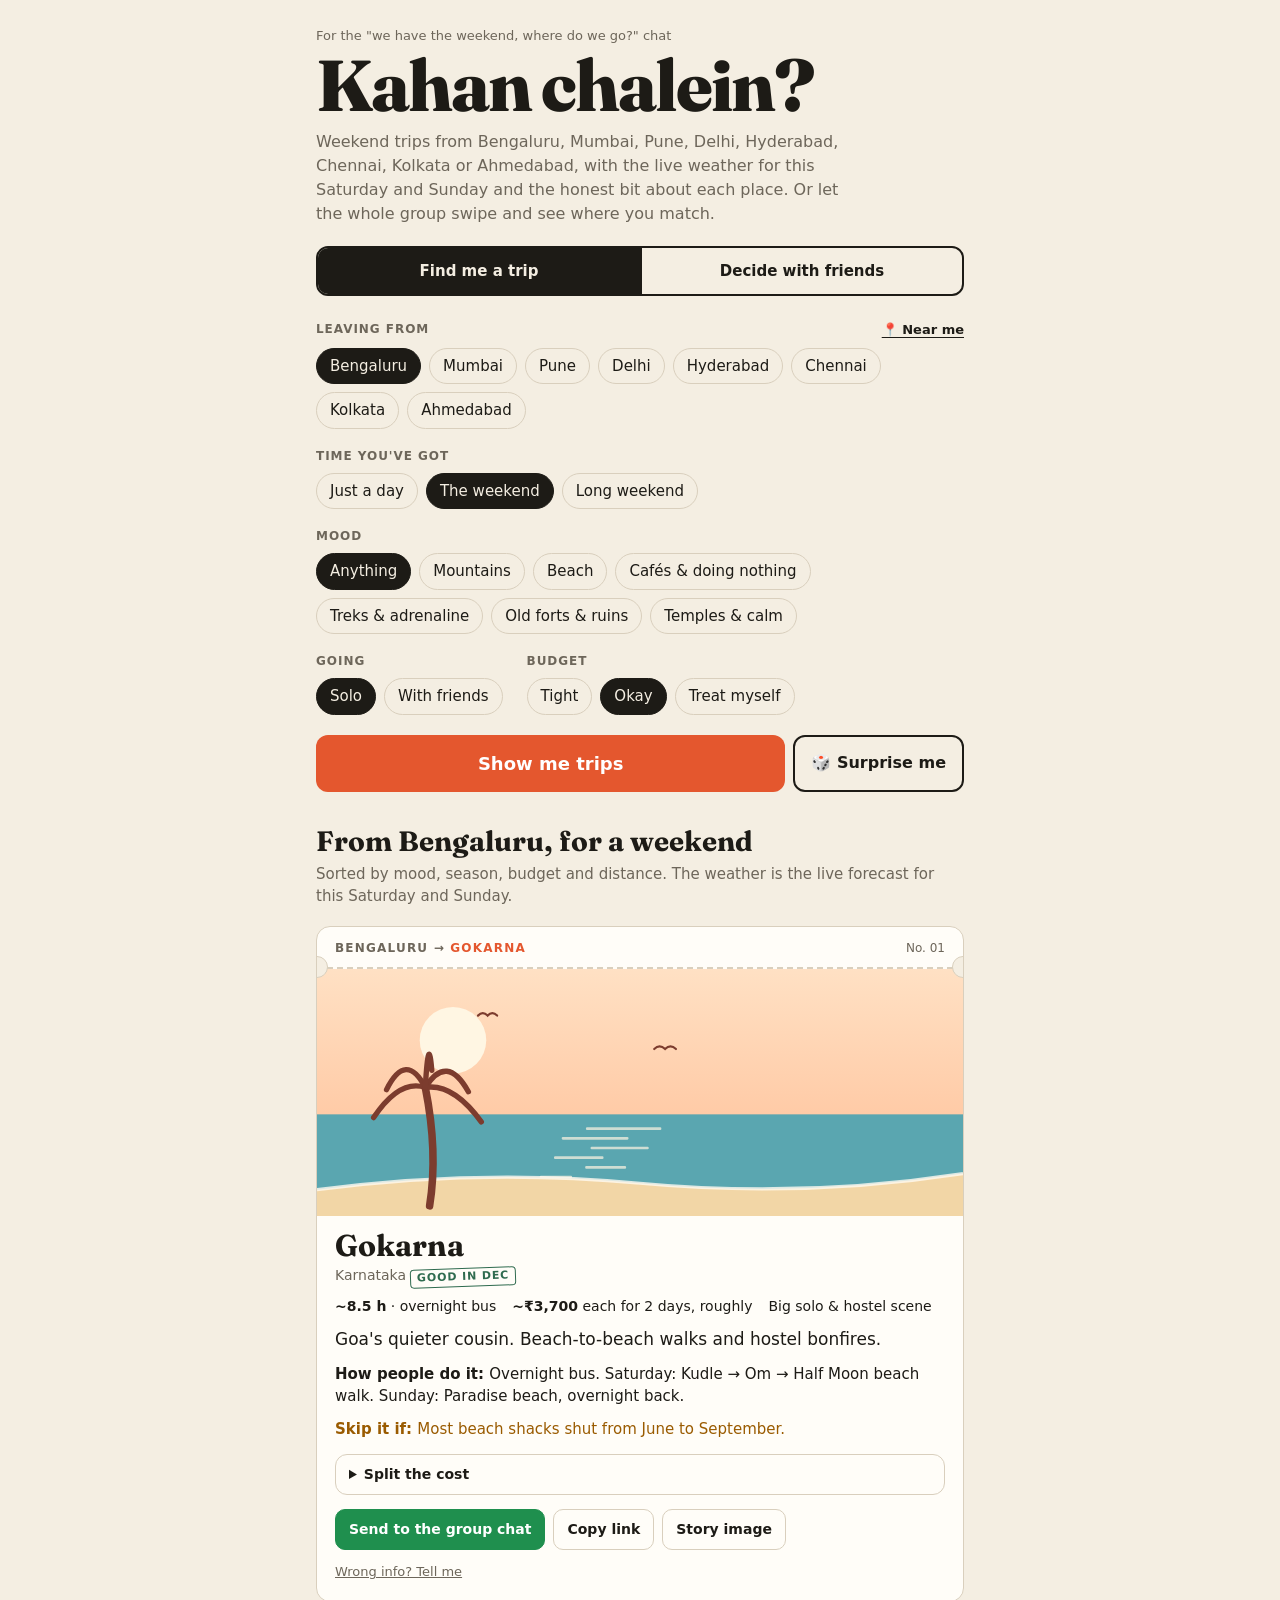
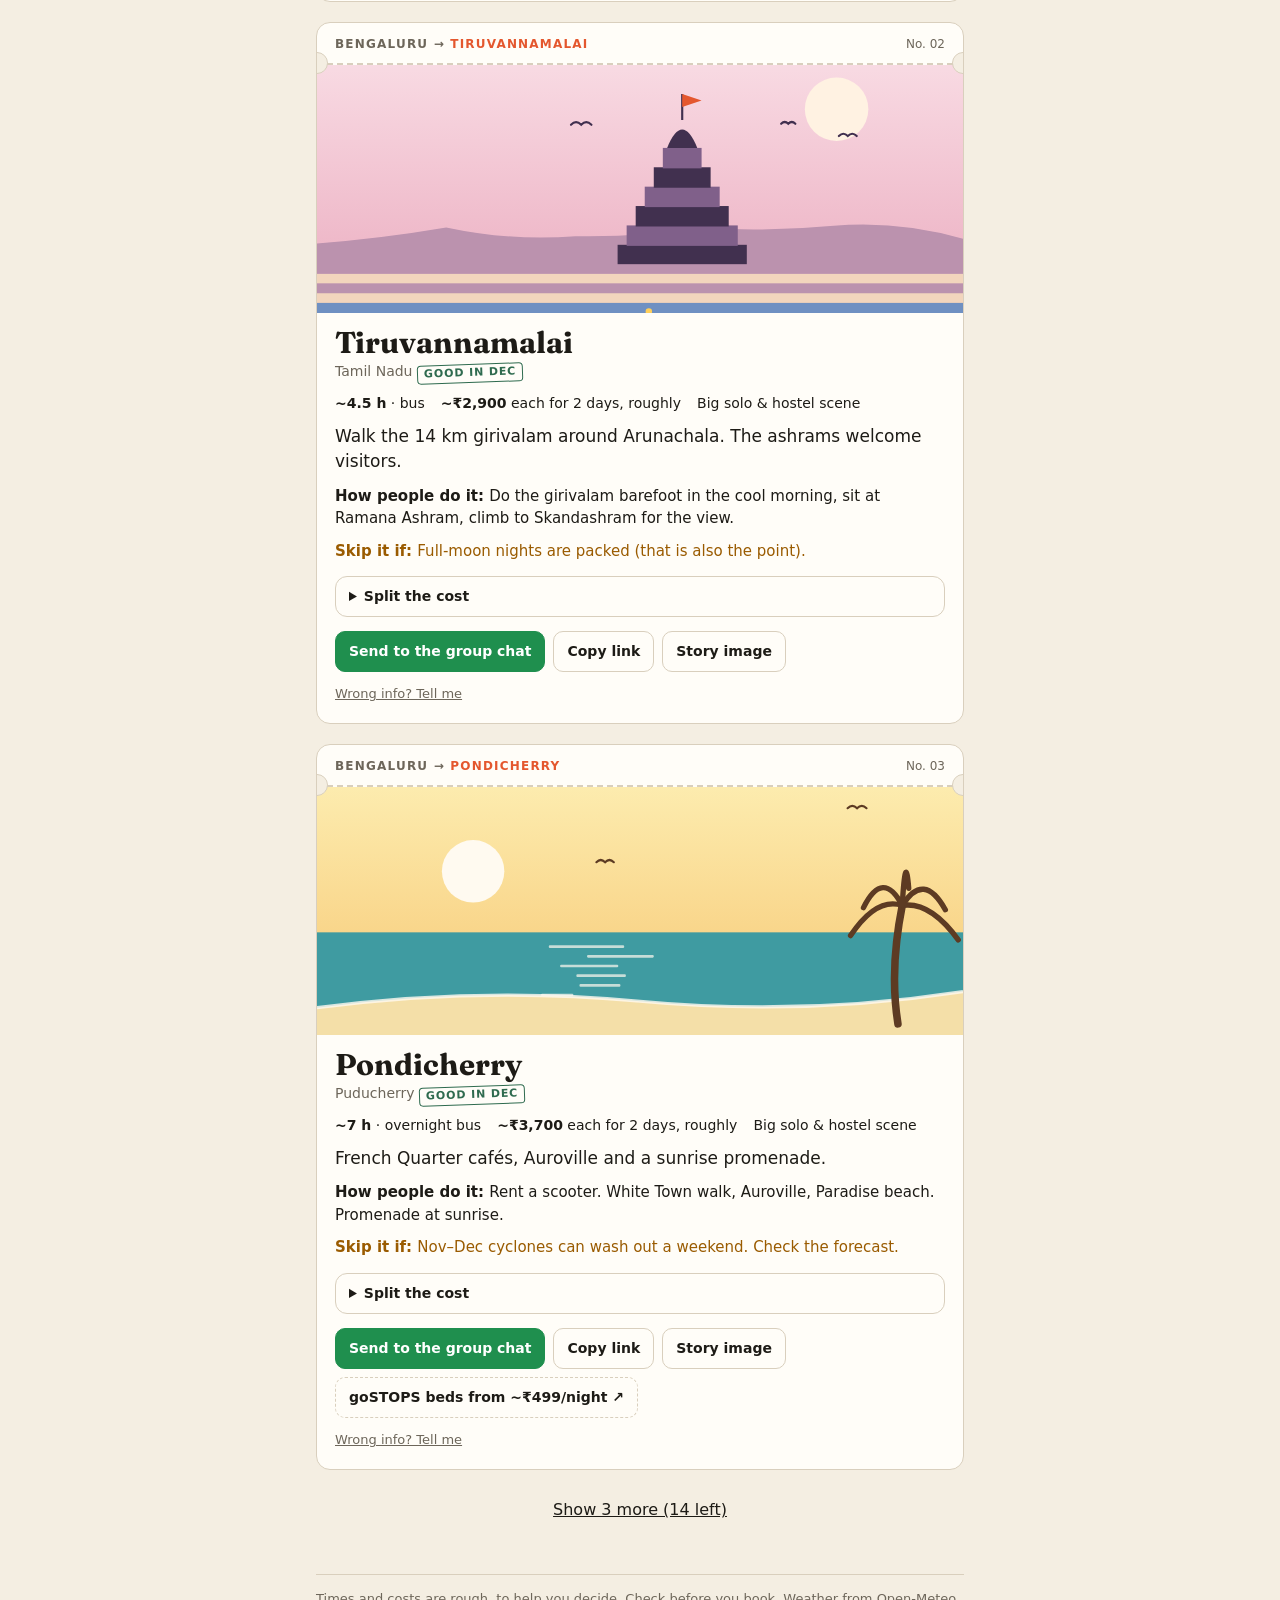
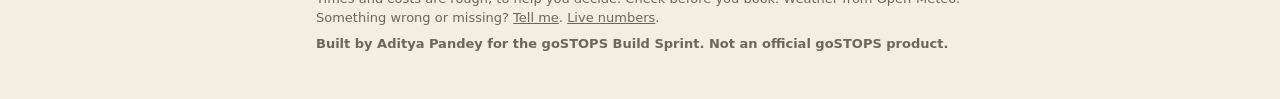
<file: index.html>
<!doctype html>
<html lang="en">
<head>
<meta charset="utf-8">
<meta name="viewport" content="width=device-width, initial-scale=1">
<title>Kahan Chalein? · where to go this weekend</title>
<meta name="description" content="Three honest weekend trips from your city, with this weekend's weather. Or swipe with your friends and see where you all match.">
<meta property="og:title" content="Kahan Chalein? · where to go this weekend">
<meta property="og:description" content="Three honest weekend trips from your city, with this weekend's weather. Or swipe with friends and see where you match.">
<meta property="og:type" content="website">
<meta property="og:image" content="https://itzaditya43.github.io/kahan-chalein/og.png">
<meta property="og:image:width" content="1200">
<meta property="og:image:height" content="630">
<meta property="og:url" content="https://itzaditya43.github.io/kahan-chalein/">
<meta name="twitter:card" content="summary_large_image">
<meta name="theme-color" content="#f4eee2">
<link rel="icon" href="data:image/svg+xml,%3Csvg xmlns='http://www.w3.org/2000/svg' viewBox='0 0 32 32'%3E%3Crect width='32' height='32' rx='7' fill='%23e4572e'/%3E%3Ctext x='16' y='23' font-size='19' text-anchor='middle' fill='%23fff' font-family='Georgia' font-weight='bold'%3EK%3C/text%3E%3C/svg%3E">
<link rel="preconnect" href="https://fonts.googleapis.com">
<link rel="preconnect" href="https://fonts.gstatic.com" crossorigin>
<link href="https://fonts.googleapis.com/css2?family=Fraunces:opsz,wght@9..144,400;9..144,600;9..144,800&display=swap" rel="stylesheet">
<link rel="stylesheet" href="style.css">
<!-- Analytics: GoatCounter (free, no cookies). Replace the code once the account exists. -->
<script data-goatcounter="https://kahanchalein.goatcounter.com/count" async src="https://gc.zgo.at/count.js"></script>
</head>
<body>
<main>
  <header class="top">
    <p class="kicker">For the "we have the weekend, where do we go?" chat</p>
    <h1>Kahan chalein?</h1>
    <p class="lede">Weekend trips from Bengaluru, Mumbai, Pune, Delhi, Hyderabad, Chennai, Kolkata or Ahmedabad, with the live weather for this Saturday and Sunday and the honest bit about each place. Or let the whole group swipe and see where you match.</p>
  </header>

  <div class="tabs" role="tablist">
    <button type="button" role="tab" data-mode="find" aria-selected="true">Find me a trip</button>
    <button type="button" role="tab" data-mode="group" aria-selected="false">Decide with friends</button>
  </div>

  <section id="find">
    <section id="invite" class="invite" hidden></section>
    <section id="best" class="best" aria-live="polite"></section>
    <form id="ask" class="ask" autocomplete="off">
      <fieldset><legend>Leaving from <button type="button" class="near" id="near">📍 Near me</button></legend><div class="chips" data-name="from"></div></fieldset>
      <fieldset><legend>Time you've got</legend><div class="chips" data-name="days"></div></fieldset>
      <fieldset><legend>Mood</legend><div class="chips" data-name="vibe"></div></fieldset>
      <div class="row2">
        <fieldset><legend>Going</legend><div class="chips" data-name="who"></div></fieldset>
        <fieldset><legend>Budget</legend><div class="chips" data-name="budget"></div></fieldset>
      </div>
      <div class="go-row">
        <button class="go" type="submit">Show me trips</button>
        <button class="dice" type="button" id="surprise">🎲 Surprise me</button>
      </div>
    </form>
    <section id="results" class="results" aria-live="polite"></section>
  </section>

  <section id="group" class="group" hidden></section>

  <footer class="foot">
    <p>Times and costs are rough, to help you decide. Check before you book. Weather from Open-Meteo.
      Something wrong or missing? <a id="fix" href="#">Tell me</a>. <a href="stats.html">Live numbers</a>.</p>
    <p class="credit">Built by Aditya Pandey for the goSTOPS Build Sprint. Not an official goSTOPS product.</p>
  </footer>
</main>

<div id="toast" class="toast" role="status"></div>
<script src="data.js"></script>
<script src="art.js"></script>
<script src="weather.js"></script>
<script src="app.js"></script>
<script src="group.js"></script>
<script>KC.boot();</script>
</body>
</html>
</file>
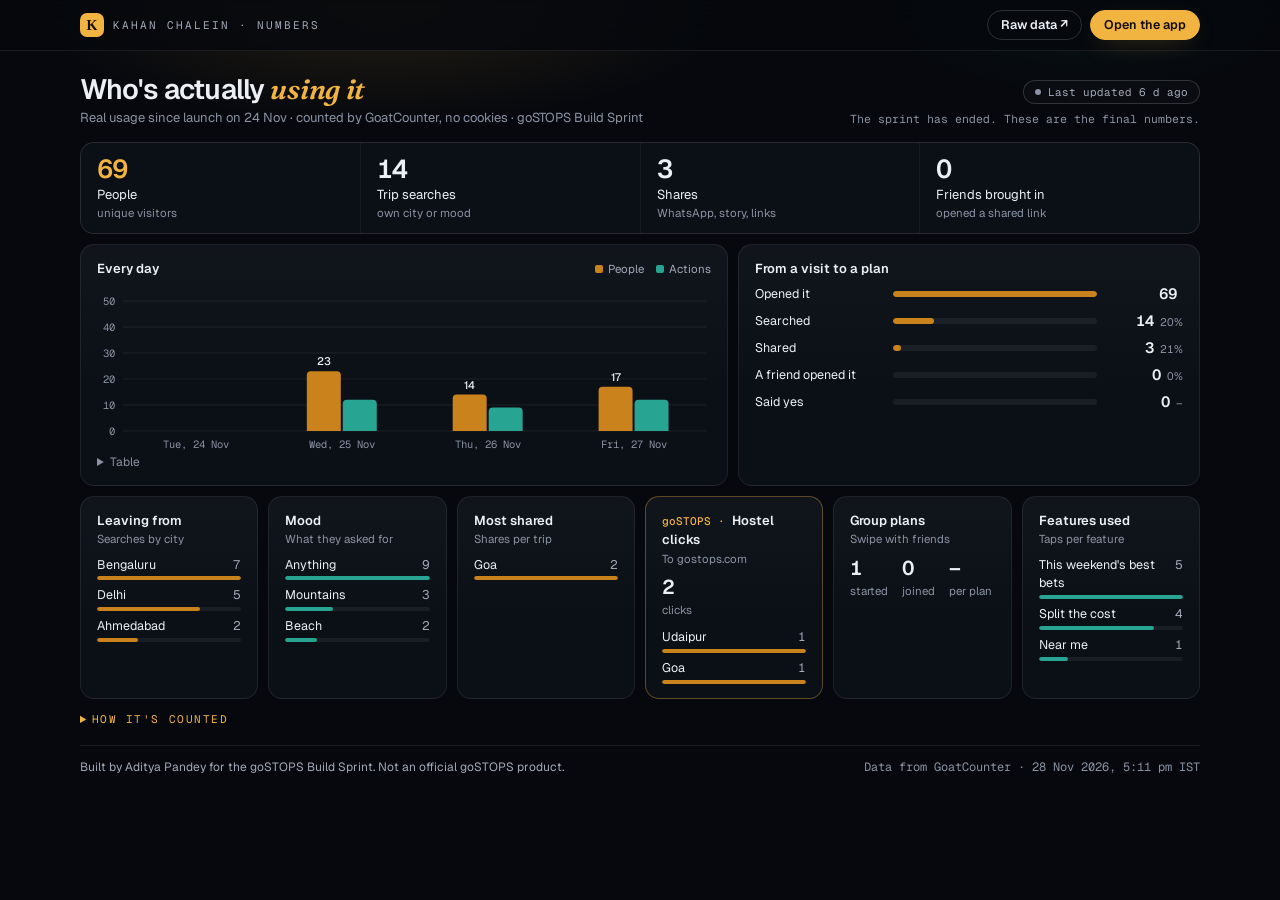
<file: stats.html>
<!doctype html>
<html lang="en">
<head>
<meta charset="utf-8">
<meta name="viewport" content="width=device-width, initial-scale=1">
<title>Kahan Chalein? · live numbers</title>
<meta name="description" content="How many real people used Kahan Chalein? during the goSTOPS Build Sprint, updated every few minutes.">
<meta name="theme-color" content="#06080d">
<meta name="color-scheme" content="dark">
<link rel="icon" href="data:image/svg+xml,%3Csvg xmlns='http://www.w3.org/2000/svg' viewBox='0 0 32 32'%3E%3Crect width='32' height='32' rx='8' fill='%23f2b441'/%3E%3Ctext x='16' y='23' font-size='19' text-anchor='middle' fill='%2306080d' font-family='Georgia' font-weight='bold'%3EK%3C/text%3E%3C/svg%3E">
<link rel="preconnect" href="https://fonts.googleapis.com">
<link rel="preconnect" href="https://fonts.gstatic.com" crossorigin>
<link href="https://fonts.googleapis.com/css2?family=Geist:wght@300;400;500;600;700&family=Geist+Mono:wght@400;500&family=Fraunces:ital,opsz,wght@1,9..144,600&display=swap" rel="stylesheet">
<link rel="stylesheet" href="stats.css">
<!-- No analytics on this page: people reading the numbers are not users of the app. -->
</head>
<body>
<nav class="nav">
  <div class="wrap nav-in">
    <a class="brand" href="./"><b>K</b><span>Kahan chalein · numbers</span></a>
    <div class="nav-cta">
      <a class="btn sm ghost" href="https://kahanchalein.goatcounter.com/" target="_blank" rel="noopener">Raw data ↗</a>
      <a class="btn sm primary" href="./">Open the app</a>
    </div>
  </div>
</nav>

<main class="wrap">
  <header class="head">
    <div>
      <h1>Who's actually <em>using it</em></h1>
      <p class="lede">Real usage since launch on 24 Nov · counted by GoatCounter, no cookies · goSTOPS Build Sprint</p>
    </div>
    <div class="head-r">
      <p class="eyebrow"><i></i><span id="fresh">Loading…</span></p>
      <p class="clock mono" id="clock"></p>
    </div>
  </header>

  <div class="stats" id="strip"></div>

  <div class="duo">
    <div class="card chart-card">
      <div class="card-top"><h3>Every day</h3><div class="legend" id="legend"></div></div>
      <div class="chart" id="daily" role="img" aria-label="Visitors and actions per day"></div>
      <details class="table-view"><summary>Table</summary><div id="daily-table"></div></details>
    </div>
    <div class="card">
      <div class="card-top"><h3>From a visit to a plan</h3></div>
      <ol class="funnel" id="funnel"></ol>
    </div>
  </div>

  <div class="bento" id="bento"></div>

  <details class="notes">
    <summary>How it's counted</summary>
    <ul>
      <li><b>People</b> are GoatCounter's unique visitors: one person on one device in a session. Reloading doesn't add one.</li>
      <li><b>Searches</b> count only when someone picks their own city, time or mood, not the picks shown when the page opens.</li>
      <li><b>Shares</b> are taps on "Send to the group chat", Share, Copy link, Story image, Result image, "Send these to the group" (best bets) or "Send the split". Whether the message was then sent is not known.</li>
      <li><b>Friends brought in</b> are people who opened a link someone sent them: a single trip, a group plan, or this weekend's best bets.</li>
      <li>Some link-preview bots run JavaScript and get counted, so the first few visits on launch day are probably bots.</li>
      <li>Refreshes every few minutes. Full raw data is public on <a href="https://kahanchalein.goatcounter.com/" target="_blank" rel="noopener">GoatCounter</a>.</li>
    </ul>
  </details>
</main>

<footer class="foot wrap">
  <p>Built by Aditya Pandey for the goSTOPS Build Sprint. Not an official goSTOPS product.</p>
  <p class="mono" id="updated"></p>
</footer>

<div class="tip" id="tip" role="status" hidden></div>
<script src="data.js"></script>
<script src="stats.js"></script>
</body>
</html>
</file>
<file: style.css>
:root {
  --paper: #f4eee2;
  --card: #fffdf8;
  --ink: #1d1b16;
  --muted: #6d665a;
  --line: #d9cfbd;
  --accent: #e4572e;
  --accent-ink: #fff;
  --stamp: #2f6b4f;
  --warn: #9a5b00;
  --wa: #1f8f4e;
}
@media (prefers-color-scheme: dark) {
  :root {
    --paper: #17150f; --card: #221f18; --ink: #f1ead9; --muted: #a59d8c; --line: #3b362b;
    --stamp: #7cc29f; --warn: #e0a64a;
  }
}
* { box-sizing: border-box; }
html { -webkit-text-size-adjust: 100%; }
body {
  margin: 0; background: var(--paper); color: var(--ink);
  font: 16px/1.5 ui-sans-serif, system-ui, -apple-system, "Segoe UI", Roboto, sans-serif;
}
main { max-width: 680px; margin: 0 auto; padding: 26px 16px 40px; }
a { color: inherit; }
[hidden] { display: none !important; }
button { font: inherit; color: inherit; -webkit-tap-highlight-color: transparent; }

/* header */
.kicker { margin: 0 0 6px; font-size: 13px; color: var(--muted); }
.top h1 {
  font-family: Fraunces, Georgia, serif; font-weight: 800; font-size: clamp(44px, 12vw, 72px);
  line-height: .92; letter-spacing: -0.025em; margin: 0 0 12px;
}
.lede { margin: 0 0 20px; color: var(--muted); max-width: 34em; }

/* tabs: two big, plain choices */
.tabs { display: grid; grid-template-columns: 1fr 1fr; border: 2px solid var(--ink); border-radius: 12px; overflow: hidden; margin-bottom: 8px; }
.tabs button { background: transparent; border: 0; padding: 12px 8px; font-weight: 700; font-size: 15px; cursor: pointer; }
.tabs button + button { border-left: 2px solid var(--ink); }
.tabs button[aria-selected="true"] { background: var(--ink); color: var(--paper); }

/* form */
fieldset { border: 0; margin: 0; padding: 16px 0 2px; min-width: 0; }
legend { float: left; width: 100%; padding: 0; margin-bottom: 8px; font-size: 12px; font-weight: 700; text-transform: uppercase; letter-spacing: .08em; color: var(--muted); }
.chips { clear: both; display: flex; flex-wrap: wrap; gap: 8px; }
.chips button {
  font-size: 15px; background: transparent; border: 1.5px solid var(--line); border-radius: 999px; padding: 6px 13px; cursor: pointer;
}
.chips button:hover { border-color: var(--ink); }
.chips button[aria-pressed="true"] { background: var(--ink); color: var(--paper); border-color: var(--ink); }
.row2 { display: grid; grid-template-columns: auto 1fr; column-gap: 24px; }
.go {
  margin-top: 18px; width: 100%; font-weight: 700; font-size: 18px;
  background: var(--accent); color: var(--accent-ink); border: 0; border-radius: 12px; padding: 15px; cursor: pointer;
}
.go:active { transform: translateY(1px); }
.name { display: block; margin-top: 16px; }
.name span { display: block; font-size: 12px; font-weight: 700; text-transform: uppercase; letter-spacing: .08em; color: var(--muted); margin-bottom: 6px; }
.name input {
  width: 100%; font: inherit; font-size: 17px; padding: 11px 13px; border-radius: 10px;
  border: 1.5px solid var(--line); background: var(--card); color: var(--ink);
}
.name input:focus { outline: 2px solid var(--ink); outline-offset: 1px; }

/* results */
.results { margin-top: 34px; }
.results h2, .g-intro h2 { font-family: Fraunces, Georgia, serif; font-size: 28px; line-height: 1.1; margin: 0 0 6px; }
.sub { color: var(--muted); margin: 0 0 18px; font-size: 15px; }
.empty { padding: 18px; border: 1.5px dashed var(--line); border-radius: 12px; color: var(--muted); }

/* ticket */
.ticket { background: var(--card); border: 1.5px solid var(--line); border-radius: 14px; margin-bottom: 20px; overflow: hidden; }
.ticket .stub {
  display: flex; justify-content: space-between; align-items: baseline; gap: 12px;
  padding: 12px 18px 10px; border-bottom: 2px dashed var(--line); position: relative;
}
.ticket .stub::before, .ticket .stub::after {
  content: ""; position: absolute; bottom: -11px; width: 20px; height: 20px; border-radius: 50%;
  background: var(--paper); border: 1.5px solid var(--line); z-index: 1;
}
.ticket .stub::before { left: -11px; }
.ticket .stub::after { right: -11px; }
.route { font-size: 12px; font-weight: 700; letter-spacing: .1em; text-transform: uppercase; color: var(--muted); }
.route b { color: var(--accent); }
.num { font-size: 12px; color: var(--muted); font-variant-numeric: tabular-nums; }
.art { aspect-ratio: 600 / 230; overflow: hidden; line-height: 0; }
.art svg { width: 100%; height: 100%; display: block; }
.ticket .body, .card-body { padding: 14px 18px 18px; }
.ticket h3, .card h3 { font-family: Fraunces, Georgia, serif; font-size: 30px; line-height: 1.05; margin: 0; }
.region { color: var(--muted); font-size: 14px; margin: 3px 0 10px; }
.facts { display: flex; flex-wrap: wrap; gap: 4px 16px; margin: 0 0 10px; padding: 0; list-style: none; font-size: 14px; }
.facts strong { font-weight: 700; }
.wx {
  display: flex; flex-wrap: wrap; gap: 4px 14px; align-items: baseline;
  margin: 0 0 12px; padding: 8px 11px; border-radius: 9px; font-size: 14px;
  background: color-mix(in srgb, var(--stamp) 10%, transparent); color: var(--ink);
}
.wx[data-pending] { color: var(--muted); background: transparent; border: 1px dashed var(--line); }
.wx.bad { background: color-mix(in srgb, var(--warn) 13%, transparent); }
.wx-k { font-size: 11px; font-weight: 800; letter-spacing: .08em; text-transform: uppercase; color: var(--muted); width: 100%; }
.wx-note { width: 100%; font-size: 13px; color: var(--warn); font-weight: 600; }
.why { font-size: 17px; margin: 0 0 10px; }
.plan { margin: 0 0 10px; font-size: 15px; }
.plan span, .skip span { font-weight: 700; }
.skip { margin: 0 0 14px; font-size: 15px; color: var(--warn); }
.stamp {
  display: inline-block; font-size: 11px; font-weight: 800; letter-spacing: .08em; text-transform: uppercase;
  border: 1.5px solid currentColor; border-radius: 4px; padding: 0 6px; transform: rotate(-2deg);
}
.stamp.now { color: var(--stamp); }
.stamp.off { color: var(--warn); }
.actions { display: flex; flex-wrap: wrap; gap: 8px; }
.actions button, .actions a {
  font-size: 14px; font-weight: 600; text-decoration: none; cursor: pointer;
  border-radius: 10px; padding: 9px 13px; border: 1.5px solid var(--line); background: transparent;
}
.actions .wa { background: var(--wa); border-color: var(--wa); color: #fff; }
.actions .bed { border-style: dashed; }
.more { display: block; margin: 4px auto 0; background: none; border: 0; text-decoration: underline; cursor: pointer; padding: 8px; }

/* single-trip invite */
.invite { margin: 18px 0 8px; padding: 18px; border-radius: 14px; background: var(--ink); color: var(--paper); }
.invite p { margin: 0 0 4px; }
.invite h2 { font-family: Fraunces, Georgia, serif; font-size: 30px; margin: 0 0 6px; line-height: 1.1; }
.invite .small { opacity: .8; font-size: 14px; margin-bottom: 14px; }
.invite .btns { display: flex; flex-wrap: wrap; gap: 8px; }
.invite button { font-weight: 700; border-radius: 10px; padding: 10px 14px; cursor: pointer; border: 0; }
.invite .yes { background: var(--accent); color: #fff; }
.invite .mine { background: transparent; color: var(--paper); border: 1.5px solid currentColor; }

/* group: intro */
.group { margin-top: 22px; }
.g-intro p { margin: 0 0 4px; color: var(--muted); }
.g-intro.invite p { color: var(--paper); opacity: .85; }
.g-intro.invite h2 { color: var(--paper); }

/* group: the swipe stack */
.swipe-head { display: flex; justify-content: space-between; font-size: 13px; font-weight: 700; color: var(--muted); text-transform: uppercase; letter-spacing: .08em; margin-bottom: 10px; }
.count { font-variant-numeric: tabular-nums; }
.stack { position: relative; height: min(560px, 72svh); }
.card {
  position: absolute; inset: 0 0 auto 0; max-height: 100%; overflow: hidden;
  background: var(--card); border: 1.5px solid var(--line); border-radius: 16px;
  transition: transform .26s ease, opacity .26s ease; touch-action: pan-y; user-select: none; -webkit-user-select: none;
  transform-origin: 50% 90%;
}
.card.top { cursor: grab; }
.card.drag { transition: none; cursor: grabbing; }
.card.gone { pointer-events: none; }
.card .art { aspect-ratio: 600 / 250; }
.card .why { font-size: 16px; }
.mark {
  position: absolute; top: 18px; z-index: 2; font-weight: 800; font-size: 22px; letter-spacing: .06em; text-transform: uppercase;
  padding: 2px 10px; border: 3px solid currentColor; border-radius: 6px; background: var(--card);
}
.mark.yes { left: 16px; color: var(--stamp); transform: rotate(-10deg); opacity: var(--yes, 0); }
.mark.no { right: 16px; color: var(--accent); transform: rotate(10deg); opacity: var(--no, 0); }
.swipe-btns { display: grid; grid-template-columns: 1fr 1fr; gap: 10px; margin-top: 14px; }
.swipe-btns button { font-weight: 800; font-size: 18px; padding: 14px; border-radius: 12px; cursor: pointer; }
.swipe-btns .nah { background: transparent; border: 2px solid var(--ink); }
.swipe-btns .yes { background: var(--accent); border: 2px solid var(--accent); color: #fff; }
.hint { text-align: center; font-size: 13px; color: var(--muted); margin: 10px 0 0; }

/* group: results */
.g-share { margin: 16px 0 6px; padding: 14px; border: 1.5px dashed var(--ink); border-radius: 12px; }
.g-share p { margin: 0 0 10px; font-size: 15px; }
.g-h { font-family: Fraunces, Georgia, serif; font-size: 22px; margin: 26px 0 10px; }
.tally { list-style: none; margin: 0; padding: 0; }
.tally li { padding: 10px 0; border-bottom: 1px solid var(--line); }
.tally-top { display: flex; justify-content: space-between; gap: 10px; }
.tally-top span { color: var(--muted); font-variant-numeric: tabular-nums; font-size: 14px; }
.bar { height: 6px; background: var(--line); border-radius: 3px; margin-top: 6px; overflow: hidden; }
.bar i { display: block; height: 100%; background: var(--accent); border-radius: 3px; }
.who { margin: 4px 0 0; font-size: 13px; color: var(--muted); }
.nobody { color: var(--muted); font-size: 14px; }
.g-again { display: flex; flex-wrap: wrap; gap: 8px; margin-top: 18px; }
.g-again button { background: transparent; border: 1.5px solid var(--line); border-radius: 10px; padding: 9px 13px; cursor: pointer; font-weight: 600; font-size: 14px; }

.foot { margin-top: 44px; padding-top: 14px; border-top: 1px solid var(--line); font-size: 13px; color: var(--muted); }
.foot p { margin: 0 0 6px; }
.credit { font-weight: 600; }

.toast {
  position: fixed; left: 50%; bottom: 20px; transform: translate(-50%, 30px); opacity: 0; z-index: 50;
  background: var(--ink); color: var(--paper); padding: 10px 16px; border-radius: 10px; font-size: 14px;
  transition: .2s; pointer-events: none; max-width: calc(100% - 32px);
}
.toast.show { opacity: 1; transform: translate(-50%, 0); }

/* this weekend's best bets */
.best { margin: 16px 0 4px; }
.best:empty { display: none; }
.best-k { font-size: 12px; font-weight: 700; text-transform: uppercase; letter-spacing: .08em; color: var(--muted); margin: 0 0 8px; }
.best-wait { font-size: 14px; color: var(--muted); border: 1px dashed var(--line); border-radius: 12px; padding: 12px; margin: 0; }
.best-list { list-style: none; margin: 0; padding: 0; display: grid; gap: 8px; counter-reset: best; }
.best-list li { counter-increment: best; }
.best-list button {
  width: 100%; text-align: left; cursor: pointer; display: grid; grid-template-columns: auto 1fr; column-gap: 12px;
  background: var(--card); border: 1.5px solid var(--line); border-radius: 12px; padding: 10px 14px;
}
.best-list button::before { content: counter(best); grid-row: span 3; align-self: center; font-family: Fraunces, Georgia, serif; font-weight: 800; font-size: 26px; color: var(--accent); }
.best-list button:hover { border-color: var(--ink); }
.best-list b { font-family: Fraunces, Georgia, serif; font-size: 19px; line-height: 1.2; }
.best-wx { font-size: 14px; }
.best-h { font-size: 13px; color: var(--muted); }
.best-skip { font-size: 13px; color: var(--warn); font-weight: 600; margin: 8px 0 0; }
.best-act { display: flex; flex-wrap: wrap; align-items: center; gap: 8px 12px; margin-top: 10px; }
.best-act .wa { font-size: 14px; font-weight: 600; text-decoration: none; border-radius: 10px; padding: 9px 13px; background: var(--wa); color: #fff; }
.best-note { font-size: 12px; color: var(--muted); }

/* near me, surprise */
legend .near { float: right; text-transform: none; letter-spacing: 0; font-size: 13px; font-weight: 600; color: var(--ink);
  background: none; border: 0; padding: 0; cursor: pointer; text-decoration: underline; text-underline-offset: 3px; }
.go-row { display: grid; grid-template-columns: 1fr auto; gap: 8px; margin-top: 18px; }
.go-row .go { margin-top: 0; }
.dice { font-weight: 700; font-size: 16px; border-radius: 12px; padding: 0 16px; cursor: pointer; background: transparent; border: 2px solid var(--ink); }

/* split the cost */
.split { margin: 0 0 14px; border: 1.5px solid var(--line); border-radius: 12px; }
.split summary { cursor: pointer; padding: 9px 13px; font-weight: 600; font-size: 14px; }
.split[open] summary { border-bottom: 1px dashed var(--line); }
.split-in { padding: 10px 13px 13px; }
.people { display: flex; align-items: center; gap: 10px; font-size: 14px; margin-bottom: 8px; }
.people span { margin-right: auto; color: var(--muted); }
.people output { min-width: 2ch; text-align: center; font-weight: 700; font-size: 18px; font-variant-numeric: tabular-nums; }
.step { width: 34px; height: 34px; border-radius: 50%; border: 1.5px solid var(--line); background: transparent; font-size: 18px; line-height: 1; cursor: pointer; }
.split-lines { list-style: none; margin: 0; padding: 0; font-size: 14px; }
.split-lines li { display: flex; justify-content: space-between; gap: 10px; padding: 4px 0; border-bottom: 1px solid var(--line); }
.split-lines b { font-variant-numeric: tabular-nums; }
.split-total { margin: 8px 0 4px; font-size: 15px; }
.split-note { font-size: 12px; color: var(--muted); margin: 0 0 10px; }
.split .wa { display: inline-block; font-size: 14px; font-weight: 600; text-decoration: none; border-radius: 10px; padding: 9px 13px; background: var(--wa); color: #fff; }

.fixit { display: inline-block; margin-top: 12px; font-size: 13px; color: var(--muted); }
.stamp.new { color: var(--accent); }

@media (max-width: 420px) {
  .row2 { grid-template-columns: 1fr; }
  .ticket h3, .card h3 { font-size: 26px; }
}
@media (prefers-reduced-motion: reduce) { .card, .toast { transition: none; } }
</file>
<file: stats.css>
/* Live numbers page: one compact screen. Layout ideas from the Zenith site (black canvas, hairlines, cards,
   mono labels); colours are Kahan Chalein's own: night-bus blue-black, a marigold sunrise and sea teal. */
:root {
  --bg: #06080d;
  --panel: #0b0f16;
  --raised: #111622;
  --line: rgba(255, 255, 255, 0.08);
  --line-strong: rgba(255, 255, 255, 0.16);
  --text: #eceff4;
  --dim: #a1a9b8;
  --faint: #8a93a3;
  --sun: #f2b441;            /* UI accent */
  --sun-on: #140c00;
  --sea: #3fd2bc;            /* live dot */
  --mark-1: #c9821c;         /* chart series 1 (validated on --panel) */
  --mark-2: #27a492;         /* chart series 2 */
  --track: rgba(255, 255, 255, 0.06);
  --ease: cubic-bezier(0.22, 1, 0.36, 1);
  --font: "Geist", ui-sans-serif, system-ui, -apple-system, "Segoe UI", sans-serif;
  --mono: "Geist Mono", ui-monospace, "SFMono-Regular", Menlo, monospace;
  color-scheme: dark;
}
* { box-sizing: border-box; margin: 0; }
html { -webkit-text-size-adjust: 100%; overflow-x: clip; }
body { background: var(--bg); color: var(--text); font-family: var(--font); font-size: 14px; line-height: 1.5;
  -webkit-font-smoothing: antialiased; overflow-x: clip; }
a { color: inherit; text-decoration: none; }
.wrap { width: min(1120px, 100% - 32px); margin-inline: auto; }
.mono { font-family: var(--mono); }
:focus-visible { outline: 2px solid var(--sun); outline-offset: 3px; border-radius: 6px; }

/* nav */
.nav { position: sticky; top: 0; z-index: 20; backdrop-filter: blur(16px); -webkit-backdrop-filter: blur(16px);
  background: rgba(6, 8, 13, 0.8); border-bottom: 1px solid var(--line); }
.nav-in { display: flex; align-items: center; justify-content: space-between; gap: 12px; height: 50px; }
.brand { display: flex; align-items: center; gap: 9px; min-width: 0; }
.brand b { flex: none; width: 24px; height: 24px; border-radius: 7px; display: grid; place-items: center;
  background: var(--sun); color: var(--sun-on); font-family: Georgia, serif; font-size: 14px; }
.brand span { font-family: var(--mono); font-size: 11px; letter-spacing: 0.18em; text-transform: uppercase; color: var(--dim);
  white-space: nowrap; overflow: hidden; text-overflow: ellipsis; }
.nav-cta { display: flex; gap: 8px; flex: none; }
.btn { display: inline-flex; align-items: center; height: 30px; padding: 0 13px; border-radius: 999px; font-size: 12.5px; font-weight: 600;
  border: 1px solid var(--line-strong); transition: background .2s, border-color .2s, box-shadow .3s; }
.btn.ghost:hover { border-color: rgba(255, 255, 255, 0.35); background: rgba(255, 255, 255, 0.04); }
.btn.primary { background: var(--sun); border-color: var(--sun); color: var(--sun-on); box-shadow: 0 8px 26px -12px rgba(242, 180, 65, 0.6); }
@media (max-width: 560px) { .btn.ghost { display: none; } }

/* header: a soft glow, like Zenith's hero, but one line tall */
.head { position: relative; display: flex; justify-content: space-between; align-items: flex-end; gap: 12px 24px; flex-wrap: wrap; padding: 22px 0 14px; }
.head::before { content: ""; position: absolute; inset: -50px calc(50% - 50vw) auto; height: 220px; z-index: -1;
  background: radial-gradient(ellipse 40% 80% at 30% 0%, rgba(242, 180, 65, 0.13), transparent 70%),
              radial-gradient(ellipse 25% 60% at 85% 0%, rgba(63, 210, 188, 0.06), transparent 70%); }
h1 { font-size: clamp(22px, 3.4vw, 28px); line-height: 1.15; letter-spacing: -0.03em; font-weight: 600; }
h1 em { font-family: Fraunces, Georgia, serif; font-style: italic; font-weight: 600; letter-spacing: -0.01em; color: var(--sun); }
.lede { color: var(--faint); font-size: 13px; margin-top: 3px; }
.head-r { display: flex; flex-direction: column; align-items: flex-end; gap: 6px; }
@media (max-width: 640px) { .head-r { align-items: flex-start; } }
.eyebrow { display: inline-flex; align-items: center; gap: 7px; padding: 3px 11px; border-radius: 999px; border: 1px solid var(--line-strong);
  font-family: var(--mono); font-size: 11px; color: var(--dim); background: rgba(255, 255, 255, 0.02); }
.eyebrow i { width: 6px; height: 6px; border-radius: 50%; background: var(--sea); box-shadow: 0 0 8px var(--sea); animation: pulse 2.4s ease-in-out infinite; }
.eyebrow.stale i { background: var(--faint); box-shadow: none; animation: none; }
@keyframes pulse { 50% { opacity: .35; } }
.clock { font-size: 11.5px; color: var(--faint); }
.clock b { color: var(--text); font-weight: 500; }

/* stat strip */
.stats { display: grid; grid-template-columns: repeat(4, 1fr); gap: 1px; border: 1px solid var(--line);
  border-radius: 14px; overflow: hidden; background: var(--line); }
.stat { background: var(--panel); padding: 12px 16px; }
.stat b { display: block; font-size: 26px; line-height: 1.15; letter-spacing: -0.03em; font-weight: 600; font-variant-numeric: tabular-nums; }
.stat span { display: block; font-size: 13px; }
.stat small { display: block; font-size: 11.5px; color: var(--faint); }
.stat.lead b { color: var(--sun); }
@media (max-width: 720px) { .stats { grid-template-columns: repeat(2, 1fr); } }

/* cards */
.card { position: relative; border: 1px solid var(--line); border-radius: 14px; padding: 14px 16px;
  background: linear-gradient(180deg, rgba(255, 255, 255, 0.025), transparent 60%), var(--panel); overflow: hidden; transition: border-color .3s; }
.card::after { content: ""; position: absolute; inset: 0; pointer-events: none; opacity: 0; transition: opacity .4s;
  background: radial-gradient(260px circle at var(--mx, 50%) var(--my, 0%), rgba(242, 180, 65, 0.08), transparent 60%); }
.card:hover { border-color: var(--line-strong); }
.card:hover::after { opacity: 1; }
.card h3 { font-size: 13px; font-weight: 600; }
.card .note { font-size: 11.5px; color: var(--faint); }
.card.hl { border-color: rgba(242, 180, 65, 0.35); }
.card.hl h3::before { content: "goSTOPS · "; color: var(--sun); font-family: var(--mono); font-weight: 500; font-size: 11px; }
.card-top { display: flex; justify-content: space-between; align-items: baseline; gap: 10px; flex-wrap: wrap; margin-bottom: 6px; }

.duo { display: grid; grid-template-columns: 7fr 5fr; gap: 10px; margin-top: 10px; }
@media (max-width: 820px) { .duo { grid-template-columns: 1fr; } }

/* daily chart */
.legend { display: flex; gap: 12px; font-size: 11.5px; color: var(--dim); }
.legend i { display: inline-block; width: 8px; height: 8px; border-radius: 2px; margin-right: 5px; }
.chart { position: relative; height: 168px; }
.chart svg { width: 100%; height: 100%; display: block; overflow: visible; }
.chart .grid line { stroke: var(--line); }
.chart .axis text { fill: var(--faint); font: 10.5px var(--mono); }
.chart .hit { fill: transparent; }
.chart .hit:hover { fill: rgba(255, 255, 255, 0.035); }
.chart .val { fill: var(--text); font: 500 11px var(--font); }
.table-view { font-size: 12px; color: var(--faint); }
.table-view summary { cursor: pointer; width: max-content; }
.table-view table { width: 100%; border-collapse: collapse; margin-top: 6px; font-variant-numeric: tabular-nums; }
.table-view th, .table-view td { text-align: left; padding: 4px; border-bottom: 1px solid var(--line); }
.table-view th { font-weight: 500; }

/* funnel */
.funnel { list-style: none; padding: 0; display: grid; gap: 9px; }
.funnel li { display: grid; grid-template-columns: 128px 1fr 76px; gap: 10px; align-items: center; }
.funnel .lbl { font-size: 12.5px; line-height: 1.3; }
.funnel .lbl small { display: block; color: var(--faint); font-size: 11px; }
.funnel .num { text-align: right; font-variant-numeric: tabular-nums; line-height: 1.2; }
.funnel .num b { font-size: 15px; font-weight: 600; }
.funnel .num small { color: var(--faint); font-size: 11px; margin-left: 6px; }
.funnel .num { white-space: nowrap; }

/* bars */
.bar { height: 6px; background: var(--track); border-radius: 3px; overflow: hidden; }
.bar i { display: block; height: 100%; border-radius: 3px; background: var(--mark-1); transform-origin: left; animation: grow .9s var(--ease) both; }
.bar.sea i { background: var(--mark-2); }
@keyframes grow { from { transform: scaleX(0); } }
.rows { list-style: none; padding: 0; margin-top: 8px; display: grid; gap: 6px; }
.rows li { display: grid; grid-template-columns: 1fr auto; gap: 2px 10px; font-size: 12.5px; }
.rows li .bar { grid-column: 1 / -1; height: 4px; }
.rows .n { font-variant-numeric: tabular-nums; color: var(--dim); }
.empty { margin-top: 8px; font-size: 12px; color: var(--faint); border: 1px dashed var(--line-strong); border-radius: 8px; padding: 6px 10px; }

/* bento: six small cards in one row */
.bento { display: grid; grid-template-columns: repeat(6, 1fr); gap: 10px; margin-top: 10px; }
@media (max-width: 980px) { .bento { grid-template-columns: repeat(3, 1fr); } }
@media (max-width: 640px) { .bento { grid-template-columns: 1fr 1fr; } }
@media (max-width: 400px) { .bento { grid-template-columns: 1fr; } }
.big { display: flex; gap: 14px; margin-top: 8px; flex-wrap: wrap; }
.big div b { display: block; font-size: 20px; font-weight: 600; letter-spacing: -0.02em; font-variant-numeric: tabular-nums; line-height: 1.2; }
.big div span { font-size: 11.5px; color: var(--faint); }

/* notes, footer */
.notes { margin-top: 12px; font-size: 13px; color: var(--dim); }
.notes summary { cursor: pointer; width: max-content; font-family: var(--mono); font-size: 11px; letter-spacing: .14em; text-transform: uppercase; color: var(--sun); }
.notes ul { padding: 8px 0 0 18px; display: grid; gap: 4px; max-width: 820px; }
.notes b { color: var(--text); font-weight: 600; }
.notes a { color: var(--sun); text-decoration: underline; text-underline-offset: 3px; }
.foot { margin-top: 18px; padding: 12px 0 24px; border-top: 1px solid var(--line); font-size: 12px; color: var(--faint); display: flex; justify-content: space-between; gap: 8px; flex-wrap: wrap; }
.foot p:first-child { color: var(--dim); }

/* tooltip */
.tip { position: fixed; z-index: 30; pointer-events: none; background: var(--raised); border: 1px solid var(--line-strong);
  border-radius: 8px; padding: 7px 10px; font-size: 12px; box-shadow: 0 12px 32px rgba(0, 0, 0, 0.5); min-width: 120px; }
.tip b { display: block; font-weight: 600; margin-bottom: 2px; }
.tip div { display: flex; justify-content: space-between; gap: 12px; color: var(--dim); }
.tip div span:last-child { color: var(--text); font-variant-numeric: tabular-nums; }
.tip i { display: inline-block; width: 8px; height: 8px; border-radius: 2px; margin-right: 6px; }

@media (prefers-reduced-motion: reduce) { .bar i, .eyebrow i { animation: none; } .card, .btn { transition: none; } }
</file>
